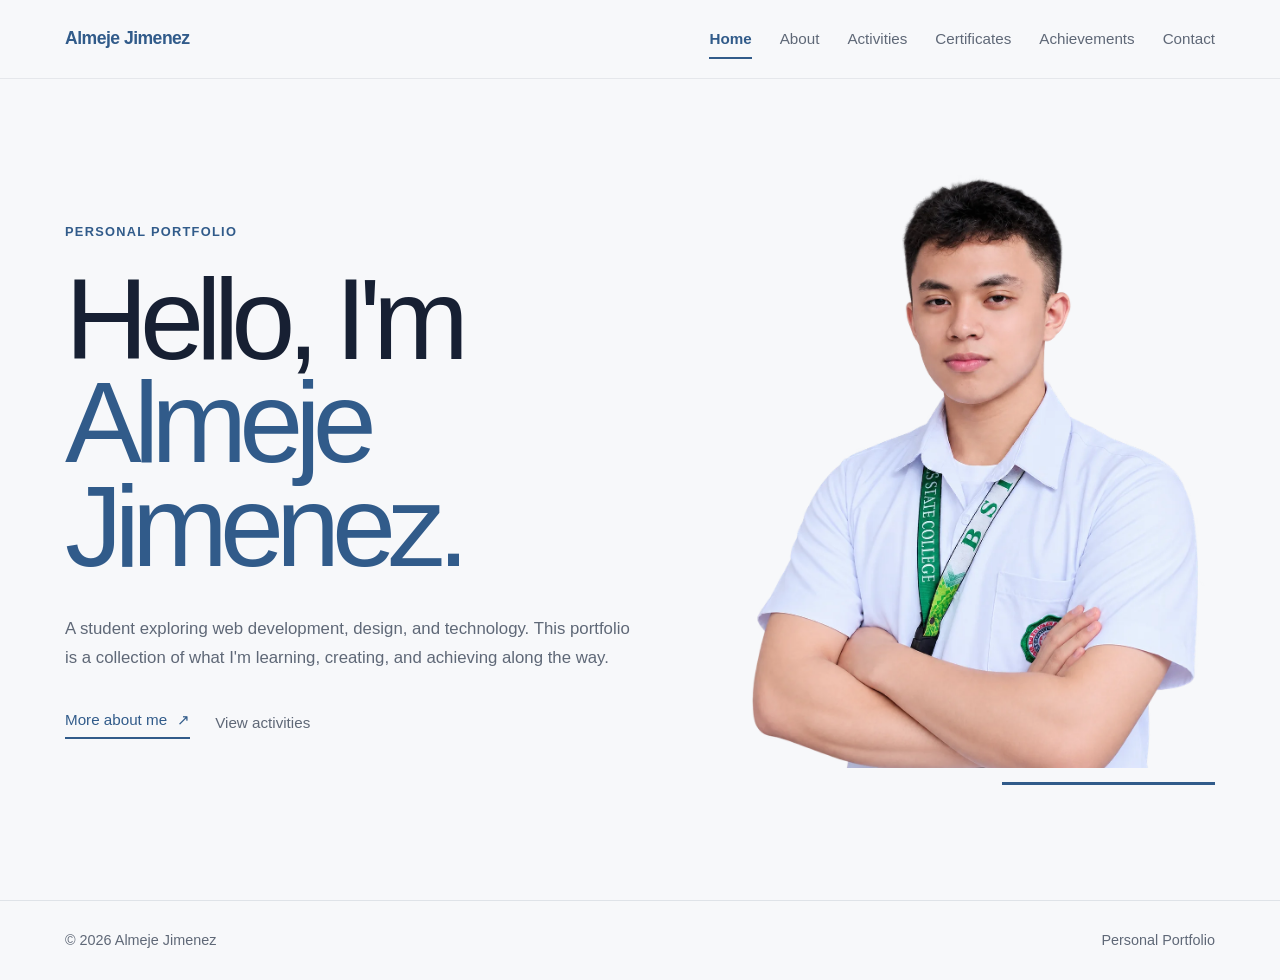
<file: index.html>
<!doctype html>
<html lang="en">
  <head>
    <meta charset="UTF-8" />

    <meta name="viewport" content="width=device-width, initial-scale=1.0" />

    <meta name="description" content="Personal portfolio of Almeje Jimenez" />

    <title>Almeje Jimenez — Portfolio</title>

    <link rel="stylesheet" href="css/style.css" />
  </head>

  <body>
    <!-- =========================
         NAVIGATION
    ========================== -->

    <header class="header">
      <nav class="navbar container">
        <a href="index.html" class="logo"> Almeje Jimenez </a>

        <button
          class="menu-button"
          id="menuButton"
          aria-label="Open navigation"
          aria-expanded="false"
          aria-controls="navLinks"
        >
          <span></span>
          <span></span>
        </button>

        <div class="nav-links" id="navLinks">
          <a href="index.html" class="active"> Home </a>

          <a href="about.html"> About </a>

          <a href="activities.html"> Activities </a>

          <a href="certificates.html"> Certificates </a>

          <a href="achievements.html">Achievements</a>

          <a href="contact.html"> Contact </a>
        </div>
      </nav>
    </header>

    <!-- =========================
         MAIN
    ========================== -->

    <main>
      <section class="home">
        <div class="container home-grid">
          <div class="home-content">
            <p class="small-label">PERSONAL PORTFOLIO</p>

            <h1>
              Hello, I'm
              <span>Almeje Jimenez.</span>
            </h1>

            <p class="intro">
              A student exploring web development, design, and technology. This
              portfolio is a collection of what I'm learning, creating, and
              achieving along the way.
            </p>

            <div class="home-links">
              <a href="about.html" class="primary-link">
                More about me
                <span>↗</span>
              </a>

              <a href="activities.html"> View activities </a>
            </div>
          </div>

          <!-- PROFILE PHOTO -->

          <div class="home-photo">
            <img
              src="images/my_image.webp"
              alt="Almeje Jimenez"
              fetchpriority="high"
              decoding="async"
            />
          </div>
        </div>
      </section>
    </main>

    <!-- =========================
         FOOTER
    ========================== -->

    <footer class="footer">
      <div class="container footer-content">
        <p>
          © <span class="current-year"></span>
          Almeje Jimenez
        </p>

        <p>Personal Portfolio</p>
      </div>
    </footer>

    <script src="js/script.js"></script>
  </body>
</html>
</file>
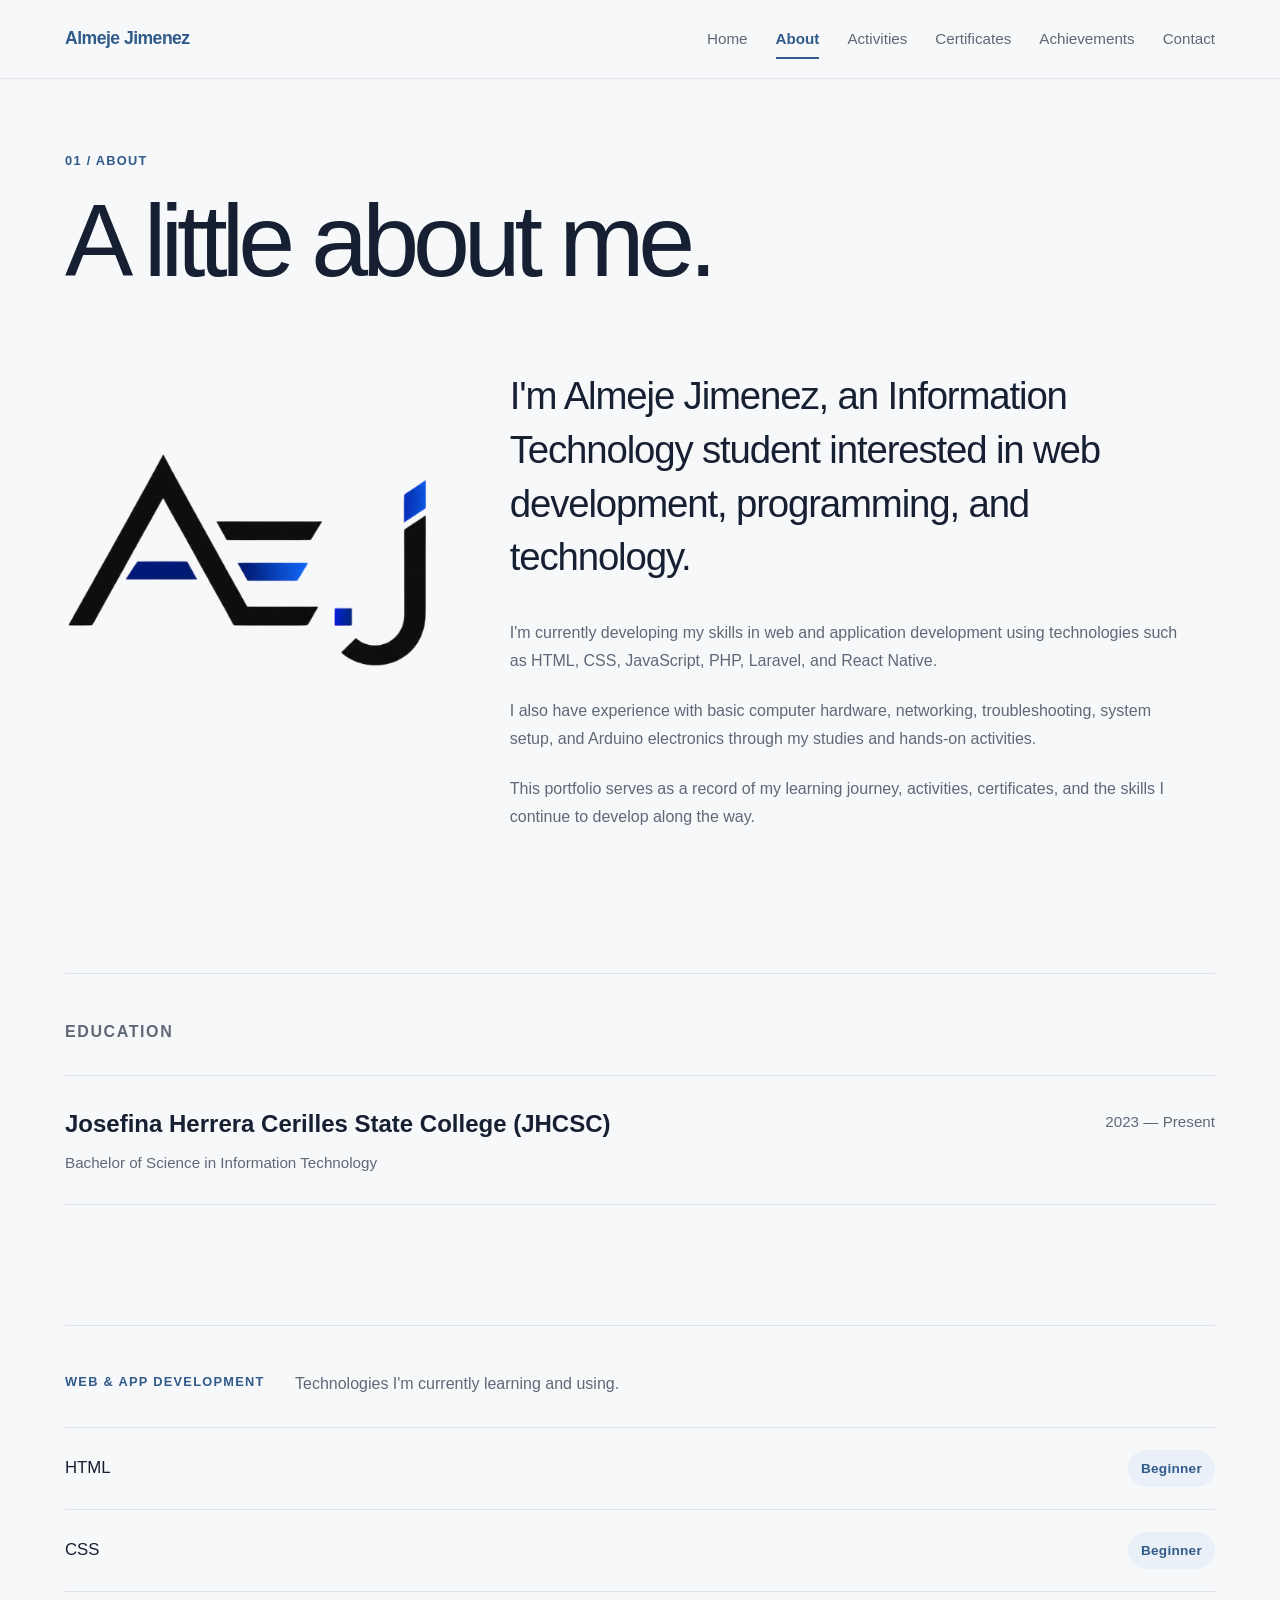
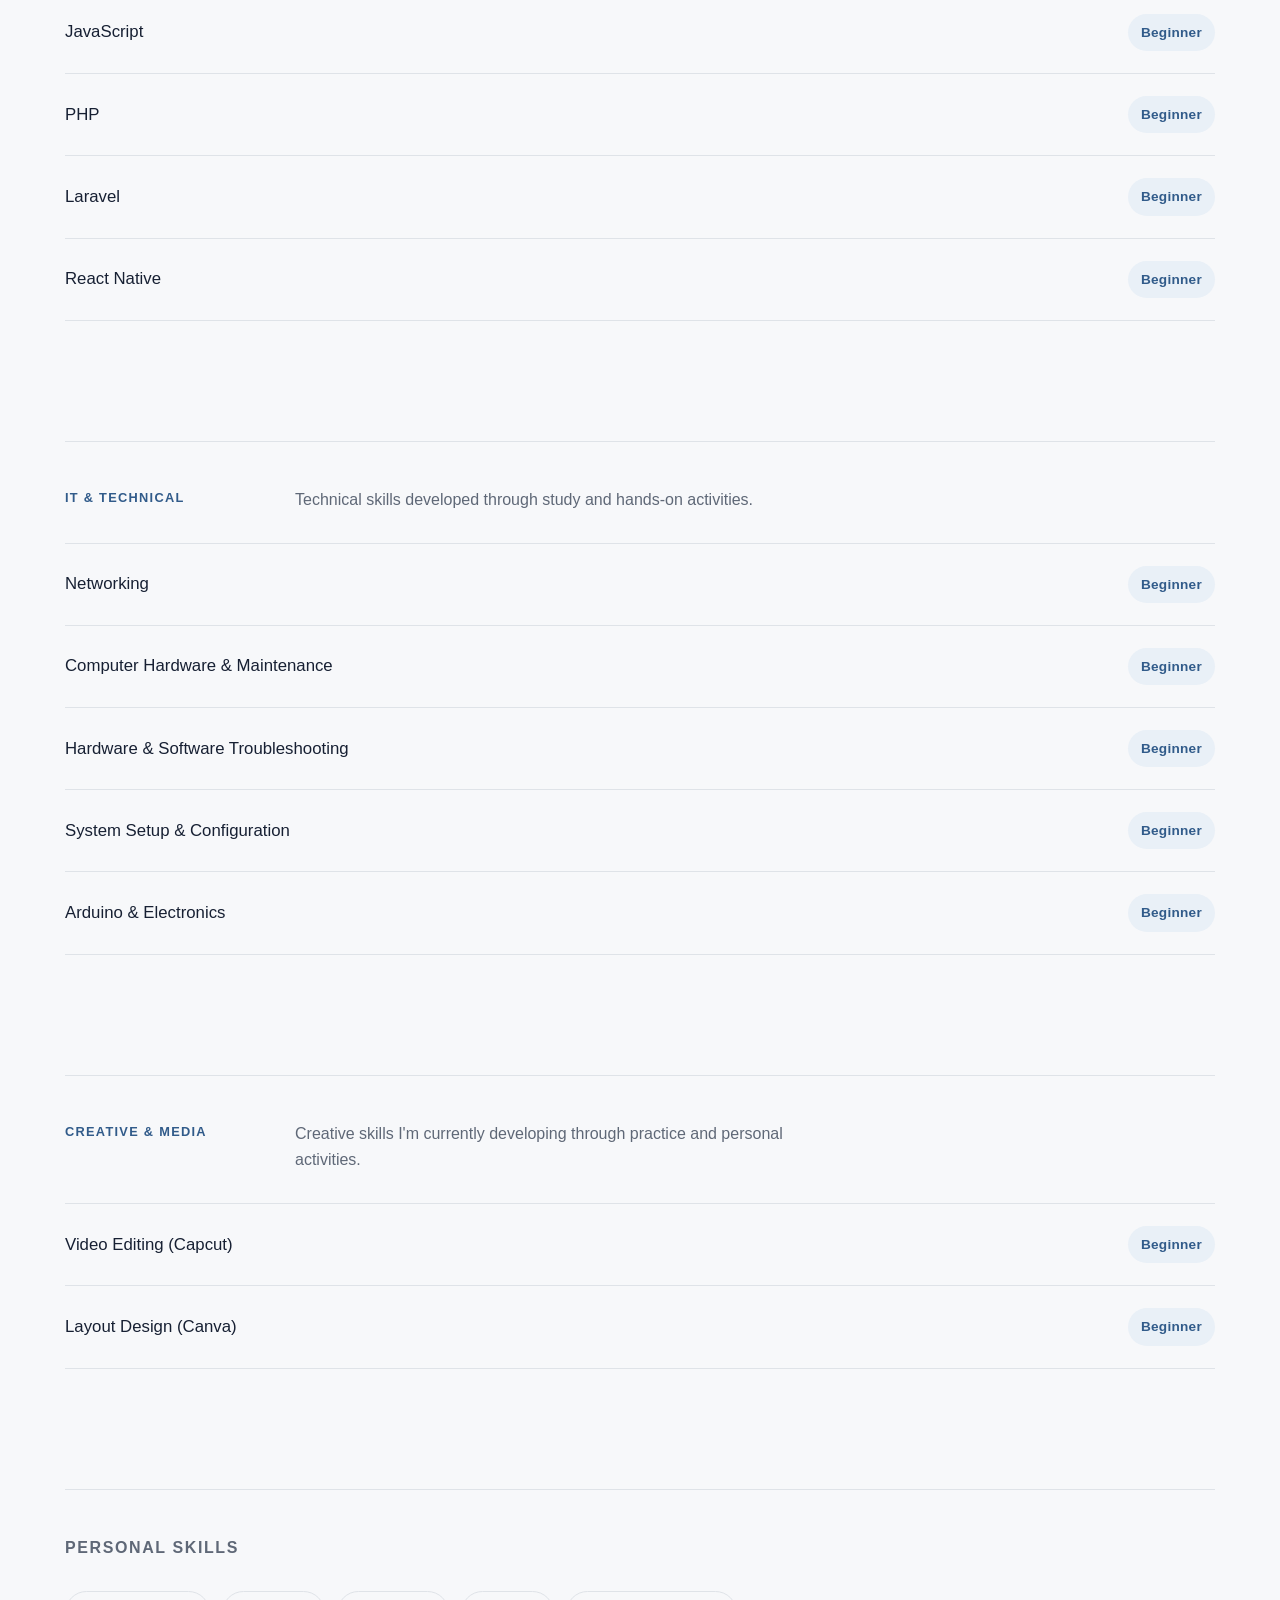
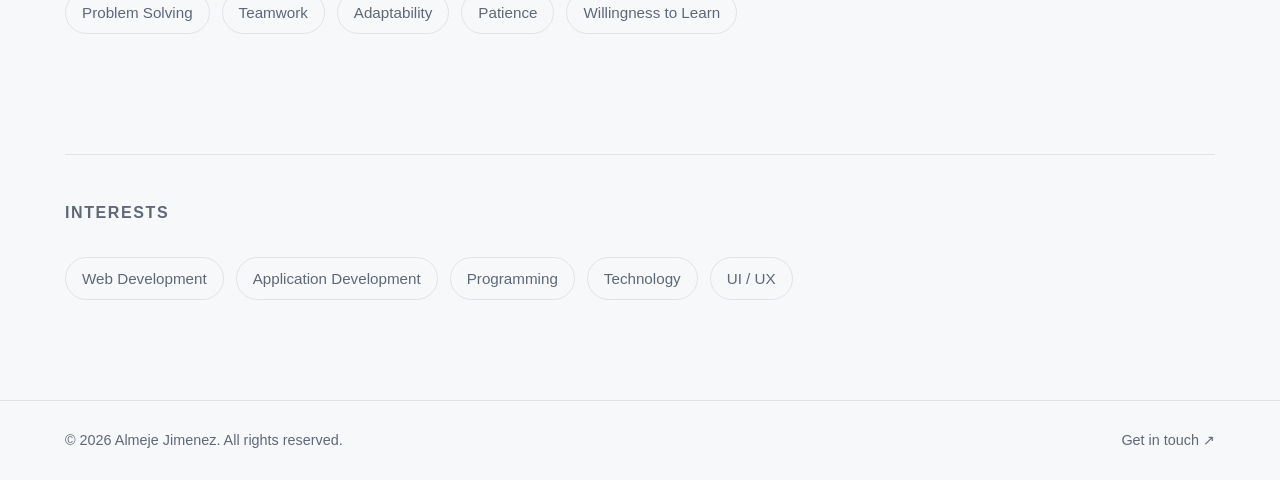
<file: about.html>
<!doctype html>
<html lang="en">
  <head>
    <meta charset="UTF-8" />

    <meta name="viewport" content="width=device-width, initial-scale=1.0" />

    <meta
      name="description"
      content="Learn about Almeje Jimenez, an Information Technology student, including education, technical skills, creative experience, and interests."
    />

    <title>About — Almeje Jimenez</title>

    <link rel="stylesheet" href="css/style.css" />
  </head>

  <body>
    <header class="header">
      <nav class="navbar container">
        <a href="index.html" class="logo"> Almeje Jimenez </a>

        <button
          class="menu-button"
          id="menuButton"
          aria-label="Open navigation"
        >
          <span></span>
          <span></span>
        </button>

        <div class="nav-links" id="navLinks">
          <a href="index.html">Home</a>

          <a href="about.html" class="active">About</a>

          <a href="activities.html">Activities</a>

          <a href="certificates.html">Certificates</a>

          <a href="achievements.html">Achievements</a>

          <a href="contact.html">Contact</a>
        </div>
      </nav>
    </header>

    <main class="page">
      <!-- =========================
           ABOUT
      ========================== -->

      <section class="container">
        <div class="page-heading">
          <p class="small-label">01 / ABOUT</p>

          <h1>A little about me.</h1>
        </div>

        <div class="about-layout">
          <div class="about-photo">
            <img src="images/my_logo.png" alt="Almeje Jimenez" />
          </div>

          <div class="about-text">
            <p class="about-intro">
              I'm Almeje Jimenez, an Information Technology student interested
              in web development, programming, and technology.
            </p>

            <p>
              I'm currently developing my skills in web and application
              development using technologies such as HTML, CSS, JavaScript, PHP,
              Laravel, and React Native.
            </p>

            <p>
              I also have experience with basic computer hardware, networking,
              troubleshooting, system setup, and Arduino electronics through my
              studies and hands-on activities.
            </p>

            <p>
              This portfolio serves as a record of my learning journey,
              activities, certificates, and the skills I continue to develop
              along the way.
            </p>
          </div>
        </div>
      </section>

      <!-- =========================
           EDUCATION
      ========================== -->

      <section class="container content-section">
        <div class="content-title">
          <p class="small-label">EDUCATION</p>
        </div>

        <div class="simple-list">
          <div class="list-row">
            <div>
              <h2>Josefina Herrera Cerilles State College (JHCSC)</h2>

              <p>Bachelor of Science in Information Technology</p>
            </div>

            <span>2023 — Present</span>
          </div>
        </div>
      </section>

      <!-- =========================
           WEB & APP DEVELOPMENT
      ========================== -->

      <section class="container content-section">
        <div class="content-title">
          <p class="small-label">WEB & APP DEVELOPMENT</p>

          <p>Technologies I'm currently learning and using.</p>
        </div>

        <div class="skills-list">
          <div class="skill-row">
            <span>HTML</span>
            <span class="skill-level">Beginner</span>
          </div>

          <div class="skill-row">
            <span>CSS</span>
            <span class="skill-level">Beginner</span>
          </div>

          <div class="skill-row">
            <span>JavaScript</span>
            <span class="skill-level">Beginner</span>
          </div>

          <div class="skill-row">
            <span>PHP</span>
            <span class="skill-level">Beginner</span>
          </div>

          <div class="skill-row">
            <span>Laravel</span>
            <span class="skill-level">Beginner</span>
          </div>

          <div class="skill-row">
            <span>React Native</span>
            <span class="skill-level">Beginner</span>
          </div>
        </div>
      </section>

      <!-- =========================
           IT & TECHNICAL
      ========================== -->

      <section class="container content-section">
        <div class="content-title">
          <p class="small-label">IT & TECHNICAL</p>

          <p>
            Technical skills developed through study and hands-on activities.
          </p>
        </div>

        <div class="skills-list">
          <div class="skill-row">
            <span>Networking</span>
            <span class="skill-level">Beginner</span>
          </div>

          <div class="skill-row">
            <span>Computer Hardware & Maintenance</span>
            <span class="skill-level">Beginner</span>
          </div>

          <div class="skill-row">
            <span>Hardware & Software Troubleshooting</span>
            <span class="skill-level">Beginner</span>
          </div>

          <div class="skill-row">
            <span>System Setup & Configuration</span>
            <span class="skill-level">Beginner</span>
          </div>

          <div class="skill-row">
            <span>Arduino & Electronics</span>
            <span class="skill-level">Beginner</span>
          </div>
        </div>
      </section>

      <!-- =========================
     CREATIVE & MEDIA
========================== -->

      <section class="container content-section">
        <div class="content-title">
          <p class="small-label">CREATIVE & MEDIA</p>

          <p>
            Creative skills I'm currently developing through practice and
            personal activities.
          </p>
        </div>

        <div class="skills-list">
          <!-- <div class="skill-row">
            <span>Photo Editing</span>
            <span class="skill-level">Beginner</span>
          </div> -->

          <div class="skill-row">
            <span>Video Editing (Capcut)</span>
            <span class="skill-level">Beginner</span>
          </div>

          <div class="skill-row">
            <span>Layout Design (Canva)</span>
            <span class="skill-level">Beginner</span>
          </div>

          <!-- <div class="skill-row">
            <span>Videography</span>
            <span class="skill-level">Beginner</span>
          </div> -->
        </div>
      </section>
      <!-- =========================
           PERSONAL SKILLS
      ========================== -->

      <section class="container content-section">
        <div class="content-title">
          <p class="small-label">PERSONAL SKILLS</p>
        </div>

        <div class="interest-list">
          <span>Problem Solving</span>

          <span>Teamwork</span>

          <span>Adaptability</span>

          <span>Patience</span>

          <span>Willingness to Learn</span>
        </div>
      </section>

      <!-- =========================
           INTERESTS
      ========================== -->

      <section class="container content-section">
        <div class="content-title">
          <p class="small-label">INTERESTS</p>
        </div>

        <div class="interest-list">
          <span>Web Development</span>

          <span>Application Development</span>

          <span>Programming</span>

          <span>Technology</span>

          <span>UI / UX</span>
        </div>
      </section>
    </main>

    <!-- =========================
         FOOTER
    ========================== -->

    <footer class="footer">
      <div class="container footer-content">
        <p>
          © <span class="current-year"></span>
          Almeje Jimenez. All rights reserved.
        </p>

        <a href="contact.html"> Get in touch ↗ </a>
      </div>
    </footer>

    <script src="js/script.js"></script>
  </body>
</html>
</file>
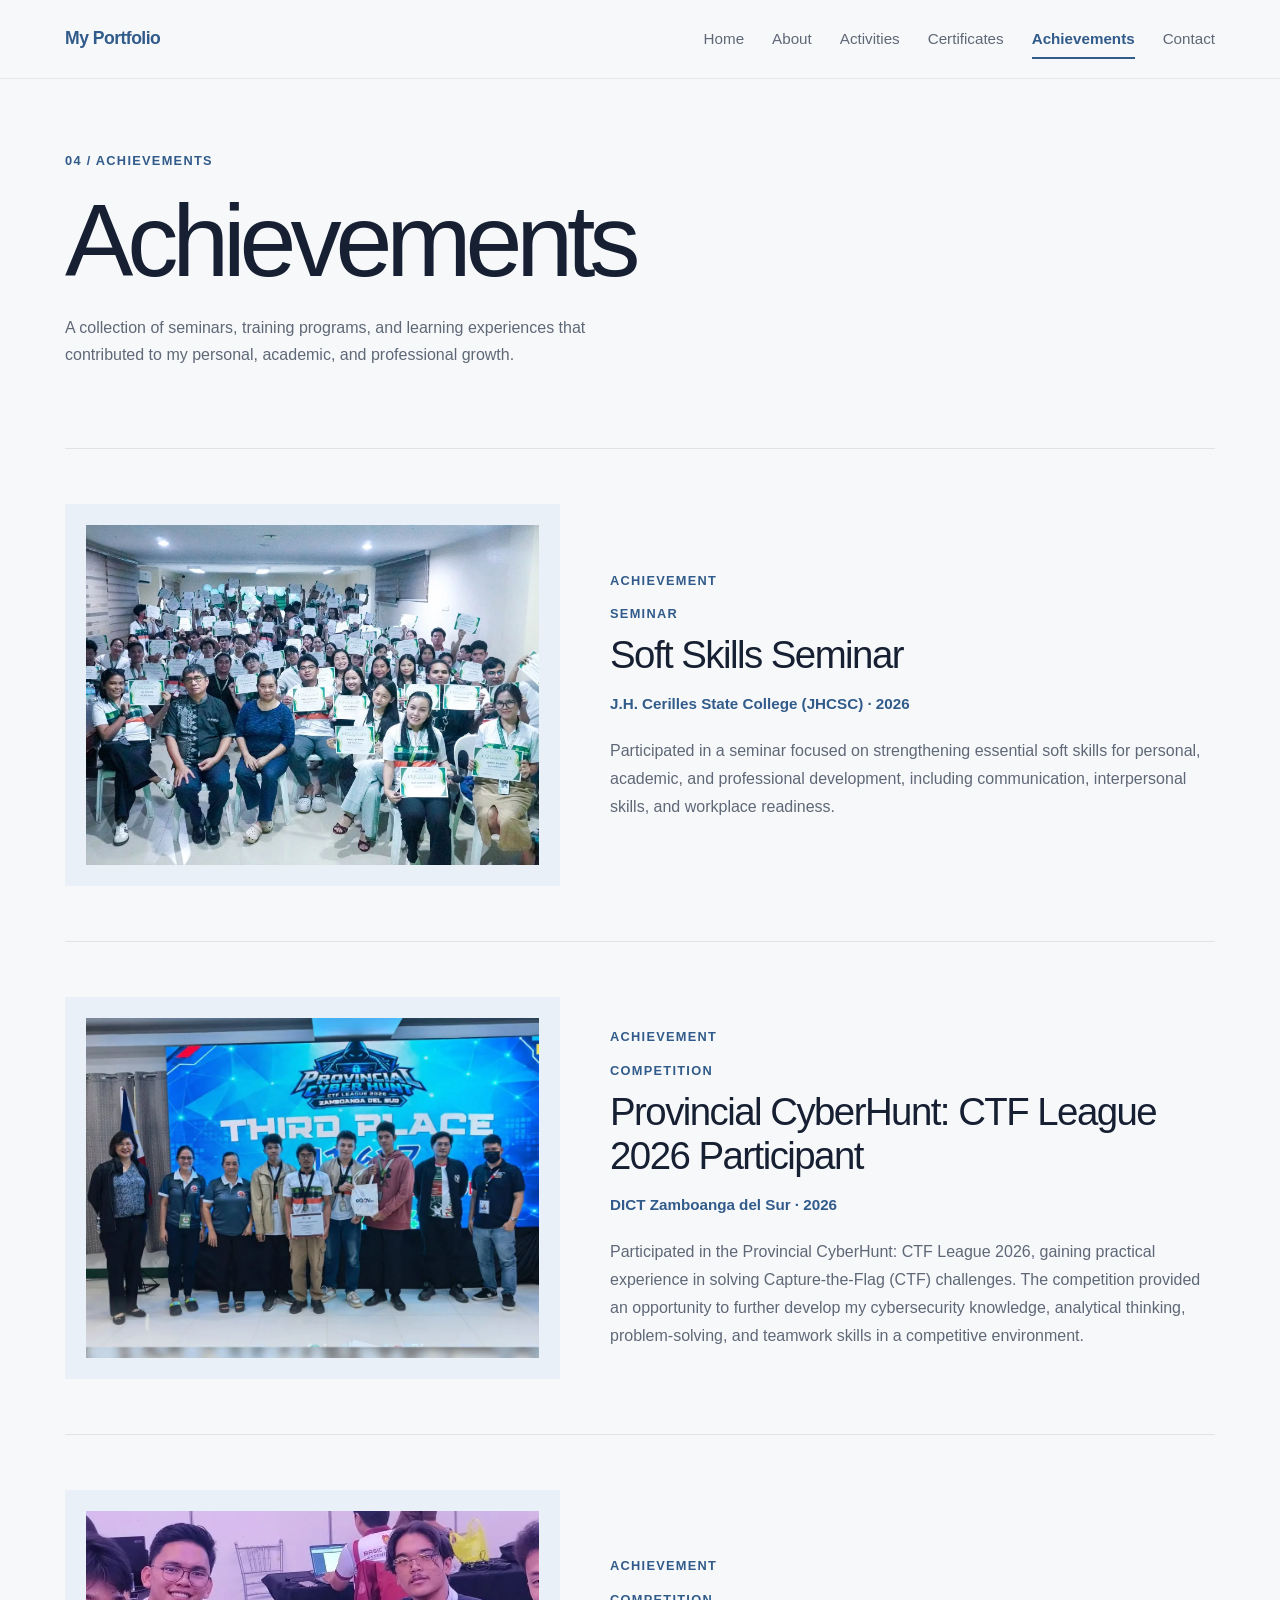
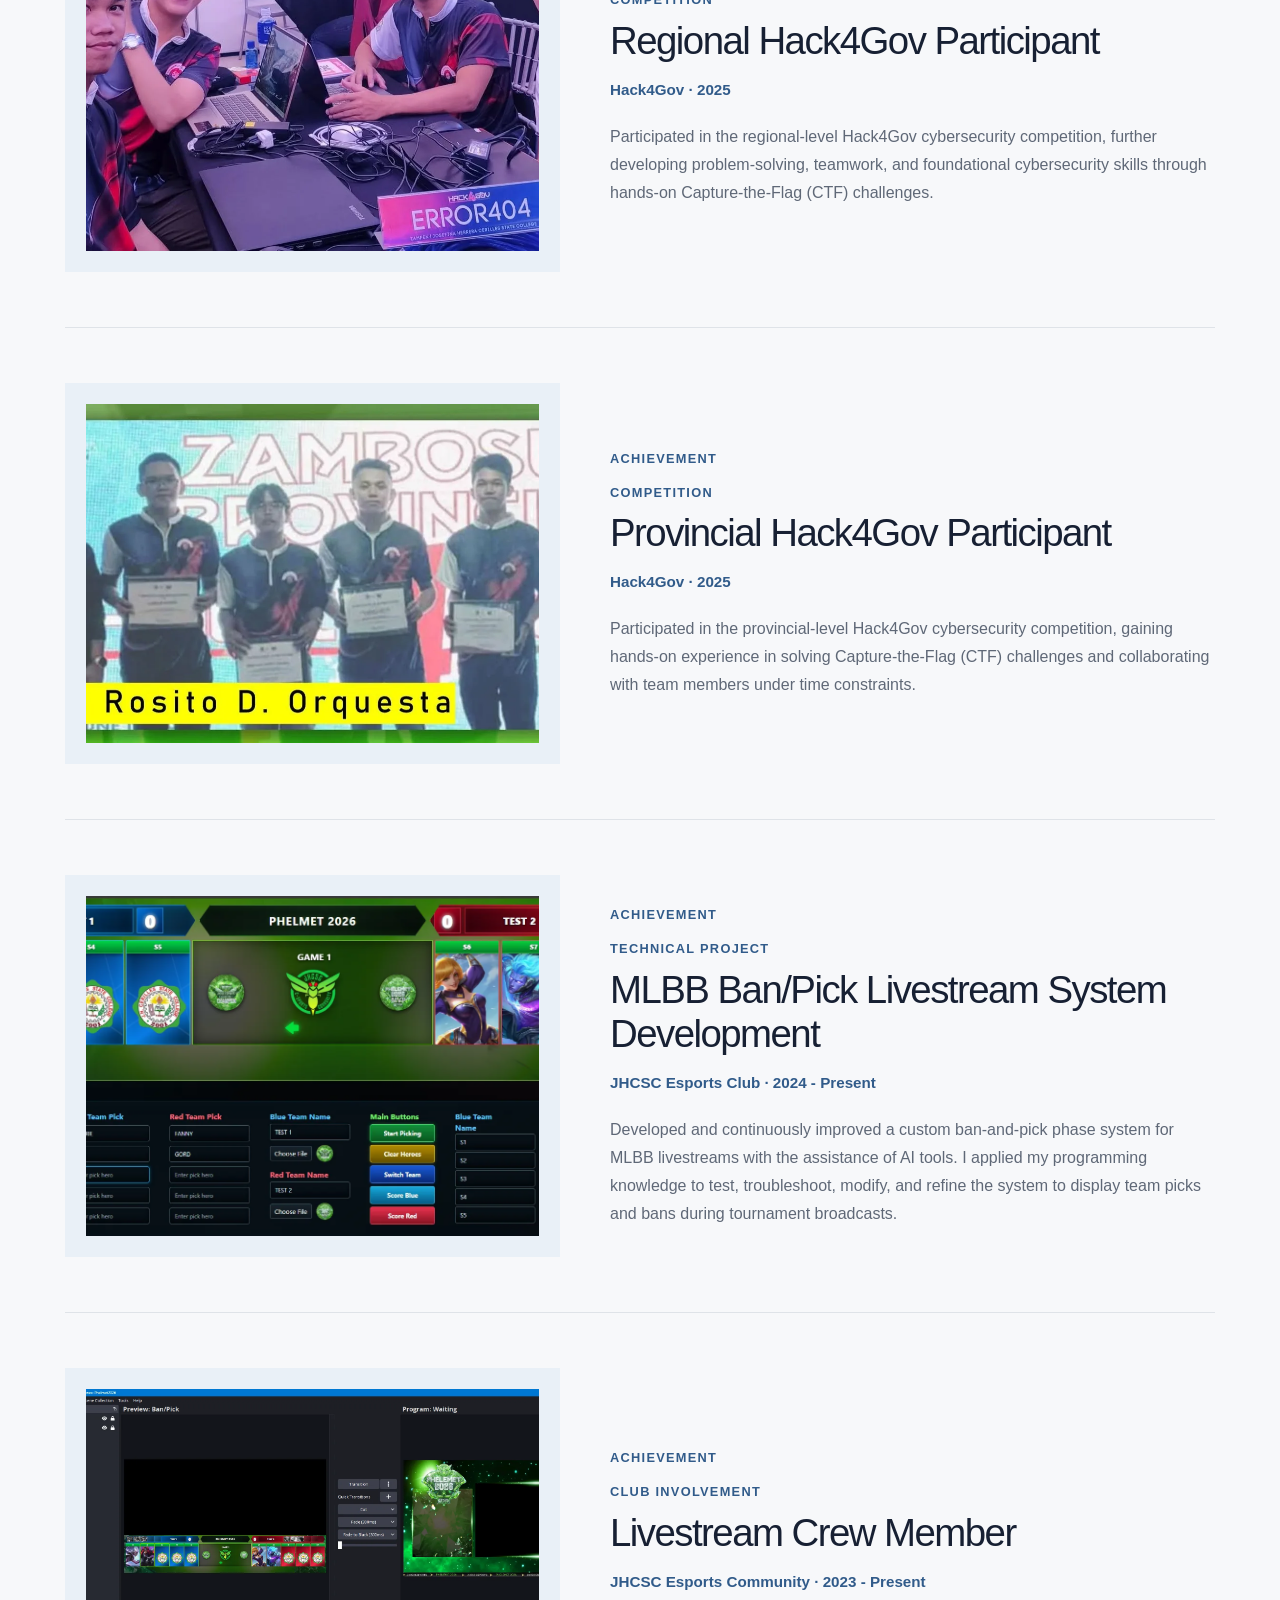
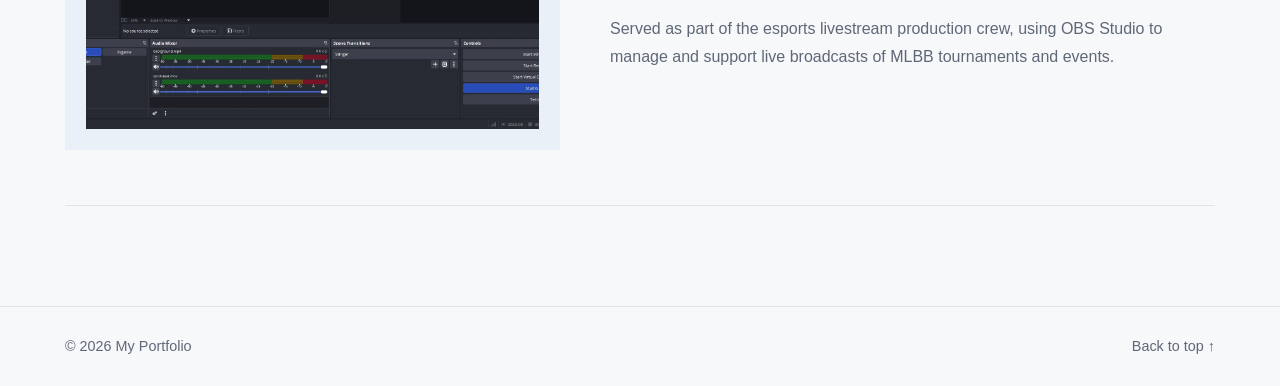
<file: achievements.html>
<!DOCTYPE html>
<html lang="en">
<head>
  <meta charset="UTF-8">
  <meta name="viewport" content="width=device-width, initial-scale=1.0">
  <meta name="description" content="Achievements, seminars, training, and professional development portfolio.">
  <title>Achievements | Portfolio</title>

  <!-- Uses the same stylesheet as the rest of the portfolio -->
  <link rel="stylesheet" href="css/style.css">

  <!-- Page-specific styles built from the same variables/design language -->
  <style>
    .achievements-page {
      background: var(--background);
    }

    .achievement-list {
      border-top: 1px solid var(--line);
    }

    .achievement {
      display: grid;
      grid-template-columns: minmax(280px, 0.9fr) minmax(0, 1.1fr);
      gap: 50px;
      padding: 55px 0;
      align-items: center;
      border-bottom: 1px solid var(--line);
    }

    .achievement-image {
      display: block;
      padding: 20px;
      overflow: hidden;
      background: var(--primary-light);
      border: 1px solid transparent;
      transition:
        border-color var(--transition),
        background var(--transition);
    }

    .achievement-image:hover {
      background: #edf3f9;
      border-color: #cad8e6;
    }

    .achievement-image img {
      width: 100%;
      aspect-ratio: 4 / 3;
      object-fit: cover;
      transition: transform 0.4s ease;
    }

    .achievement-image:hover img {
      transform: scale(1.02);
    }

    .achievement-number {
      margin-bottom: 12px;
      color: var(--primary);
      font-size: 0.8rem;
      font-weight: 700;
      letter-spacing: 0.1em;
      text-transform: uppercase;
    }

    .achievement-details h2 {
      margin-top: 8px;
      color: var(--text);
      font-size: clamp(1.7rem, 3vw, 2.5rem);
      font-weight: 500;
      line-height: 1.15;
      letter-spacing: -0.04em;
    }

    .achievement-meta {
      margin-top: 14px;
      color: var(--primary);
      font-size: 0.95rem;
      font-weight: 600;
    }

    .achievement-description {
      max-width: 620px;
      margin-top: 20px;
      color: var(--muted);
      font-size: 1rem;
      line-height: 1.75;
    }

    .achievement-actions {
      display: flex;
      align-items: center;
      flex-wrap: wrap;
      gap: 18px;
      margin-top: 26px;
    }

    .achievement-actions .text-link {
      display: inline-flex;
      align-items: center;
      min-height: 42px;
      padding: 8px 2px;
      color: var(--primary);
      border-bottom: 2px solid var(--primary);
      font-size: 0.9rem;
      font-weight: 600;
      transition:
        color var(--transition),
        border-color var(--transition);
    }

    .achievement-actions .text-link:hover {
      color: var(--primary-dark);
      border-color: var(--primary-dark);
    }

    .photo-note {
      margin-top: 10px;
      color: var(--muted);
      font-size: 0.82rem;
      line-height: 1.5;
    }

    @media (max-width: 850px) {
      .achievement {
        grid-template-columns: 1fr;
        gap: 30px;
      }

      .achievement-image {
        max-width: 650px;
      }
    }

    @media (max-width: 650px) {
      .achievement {
        padding: 40px 0;
        gap: 25px;
      }

      .achievement-image {
        padding: 14px;
      }

      .achievement-details h2 {
        font-size: clamp(1.6rem, 8vw, 2.2rem);
      }
    }
  </style>
</head>

<body class="achievements-page">

  <!-- NAVIGATION -->
  <header class="header">
    <div class="container navbar">
      <!-- Replace with the same name/logo used on your other pages -->
      <a href="index.html" class="logo">My Portfolio</a>

      <button
        class="menu-button"
        type="button"
        aria-label="Open navigation menu"
        aria-expanded="false"
        aria-controls="main-navigation"
      >
        <span></span>
        <span></span>
      </button>

      <!-- Edit filenames below if your existing pages use different names -->
      <nav class="nav-links" id="main-navigation" aria-label="Main navigation">
        <a href="index.html">Home</a>
        <a href="about.html">About</a>
        <a href="activities.html">Activities</a>
        <a href="certificates.html">Certificates</a>
        <a href="achievements.html" class="active" aria-current="page">Achievements</a>
        <a href="contact.html">Contact</a>
      </nav>
    </div>
  </header>

  <main class="page">
    <div class="container">

      <!-- PAGE HEADING -->
      <section class="page-heading">
        <p class="small-label">04 / ACHIEVEMENTS</p>
        <h1>Achievements</h1>
        <p>
          A collection of seminars, training programs, and learning experiences
          that contributed to my personal, academic, and professional growth.
        </p>
      </section>

      <section class="achievement-list" aria-label="Achievements">

        <!-- =====================================================
             ACHIEVEMENT 06 — SOFT SKILLS SEMINAR
             Replace the image src with your seminar photo.
             Example:
             src="images/soft-skills-seminar.jpg"
             ===================================================== -->
        <article class="achievement">
          <div>
            <a
              href="images/achievement1.jpg"
              target="_blank"
              class="achievement-image"
              aria-label="View Soft Skills Seminar photo"
            >
              <img
                src="images/achievement1.webp"
                 alt="Photo taken during the Soft Skills Seminar"
                 decoding="async" loading="eager"
              >
            </a>
          </div>

          <div class="achievement-details">
            <p class="achievement-number">Achievement</p>
            <p class="small-label">Seminar</p>

            <h2>Soft Skills Seminar</h2>

            <p class="achievement-meta">
              J.H. Cerilles State College (JHCSC) · 2026
            </p>

            <p class="achievement-description">
              Participated in a seminar focused on strengthening essential
              soft skills for personal, academic, and professional development,
              including communication, interpersonal skills, and workplace readiness.
            </p>
          </div>
        </article>

            <!-- =====================================================
             ACHIEVEMENT 05 — TEMPLATE
             Duplicate this entire <article> for another seminar.
             ===================================================== -->
        <article class="achievement">
          <div>
            <a
              href="images/ProvincialH5G.jpg"
              target="_blank"
              class="achievement-image"
              aria-label="View achievement photo"
            >
              <img
                src="images/ProvincialH5G.webp"
                 alt="Photo from seminar or training activity"
                 decoding="async" loading="lazy"
              >
            </a>
          </div>

          <div class="achievement-details">
            <p class="achievement-number">Achievement</p>
            <p class="small-label">Competition</p>

            <h2>Provincial CyberHunt: CTF League 2026 Participant</h2>

            <p class="achievement-meta">
              DICT Zamboanga del Sur · 2026
            </p>

            <p class="achievement-description">
                Participated in the Provincial CyberHunt: CTF League 2026,
              gaining practical experience in solving Capture-the-Flag (CTF)
              challenges. The competition provided an opportunity to further
              develop my cybersecurity knowledge, analytical thinking,
              problem-solving, and teamwork skills in a competitive environment.
            </p>
          </div>
        </article>

                <!-- =====================================================
             ACHIEVEMENT 04 — TEMPLATE
             Duplicate this entire <article> for another seminar.
             ===================================================== -->
        <article class="achievement">
          <div>
            <a
              href="images/regional.jpg"
              target="_blank"
              class="achievement-image"
              aria-label="View achievement photo"
            >
              <img
                src="images/regional.webp"
                 alt="Photo from seminar or training activity"
                 decoding="async" loading="lazy"
              >
            </a>
          </div>

          <div class="achievement-details">
            <p class="achievement-number">Achievement</p>
            <p class="small-label">Competition</p>

            <h2>Regional Hack4Gov Participant</h2>

            <p class="achievement-meta">
              Hack4Gov · 2025
            </p>

            <p class="achievement-description">
                  Participated in the regional-level Hack4Gov cybersecurity competition,
                  further developing problem-solving, teamwork, and foundational
                  cybersecurity skills through hands-on Capture-the-Flag (CTF)
                  challenges.
            </p>
          </div>
        </article>
        
          <!-- =====================================================
             ACHIEVEMENT 03 — TEMPLATE
             Duplicate this entire <article> for another seminar.
             ===================================================== -->
        <article class="achievement">
          <div>
            <a
              href="images/provincial.jpg"
              target="_blank"
              class="achievement-image"
              aria-label="View achievement photo"
            >
              <img
                src="images/provincial.webp"
                 alt="Photo from seminar or training activity"
                 decoding="async" loading="lazy"
              >
            </a>
          </div>

          <div class="achievement-details">
            <p class="achievement-number">Achievement</p>
            <p class="small-label">Competition</p>

            <h2>Provincial Hack4Gov Participant</h2>

            <p class="achievement-meta">
              Hack4Gov · 2025
            </p>

            <p class="achievement-description">
                  Participated in the provincial-level Hack4Gov cybersecurity competition,
                  gaining hands-on experience in solving Capture-the-Flag (CTF) challenges
                  and collaborating with team members under time constraints.
            </p>
          </div>
        </article>

        <!-- =====================================================
             ACHIEVEMENT 02 — TEMPLATE
             ===================================================== -->
        <article class="achievement">
          <div>
            <a
              href="images/esports.png"
              target="_blank"
              class="achievement-image"
              aria-label="View achievement photo"
            >
              <img
                src="images/esports.webp"
                 alt="Photo from seminar or training activity"
                 decoding="async" loading="lazy"
              >
            </a>
          </div>

          <div class="achievement-details">
            <p class="achievement-number">Achievement</p>
            <p class="small-label">Technical Project</p>

            <h2>MLBB Ban/Pick Livestream System Development</h2>

            <p class="achievement-meta">
              JHCSC Esports Club · 2024 - Present
            </p>

            <p class="achievement-description">
            Developed and continuously improved a custom ban-and-pick phase system for MLBB livestreams with the assistance of AI tools.
            I applied my programming knowledge to test, troubleshoot, modify, and refine the system to display team picks and bans during tournament broadcasts.
            </p>
          </div>
        </article>

        <!-- =====================================================
             ACHIEVEMENT 01 — TEMPLATE
             Duplicate this entire <article> for another seminar.
             ===================================================== -->
        <article class="achievement">
          <div>
            <a
              href="images/obs.png"
              target="_blank"
              class="achievement-image"
              aria-label="View achievement photo"
            >
              <img
                src="images/obs.webp"
                 alt="Photo from seminar or training activity"
                 decoding="async" loading="lazy"
              >
            </a>
          </div>

          <div class="achievement-details">
            <p class="achievement-number">Achievement</p>
            <p class="small-label">Club Involvement</p>

            <h2>Livestream Crew Member</h2>

            <p class="achievement-meta">
              JHCSC Esports Community · 2023 - Present
            </p>

            <p class="achievement-description">
              Served as part of the esports livestream production crew, using OBS Studio to manage and support live broadcasts of MLBB tournaments and events. 
            </p>
          </div>
        </article>
        
      </section>
    </div>
  </main>

  <!-- FOOTER -->
  <footer class="footer">
    <div class="container footer-content">
      <p>&copy; 2026 My Portfolio</p>
      <a href="#top" onclick="window.scrollTo({top: 0, behavior: 'smooth'}); return false;">
        Back to top ↑
      </a>
    </div>
  </footer>

  <!-- MOBILE NAVIGATION -->
  <script>
    const menuButton = document.querySelector(".menu-button");
    const navLinks = document.querySelector(".nav-links");

    if (menuButton && navLinks) {
      menuButton.addEventListener("click", () => {
        const isOpen = navLinks.classList.toggle("active");
        menuButton.classList.toggle("active", isOpen);
        menuButton.setAttribute("aria-expanded", isOpen ? "true" : "false");
      });

      navLinks.querySelectorAll("a").forEach((link) => {
        link.addEventListener("click", () => {
          navLinks.classList.remove("active");
          menuButton.classList.remove("active");
          menuButton.setAttribute("aria-expanded", "false");
        });
      });
    }
  </script>

</body>
</html>
</file>
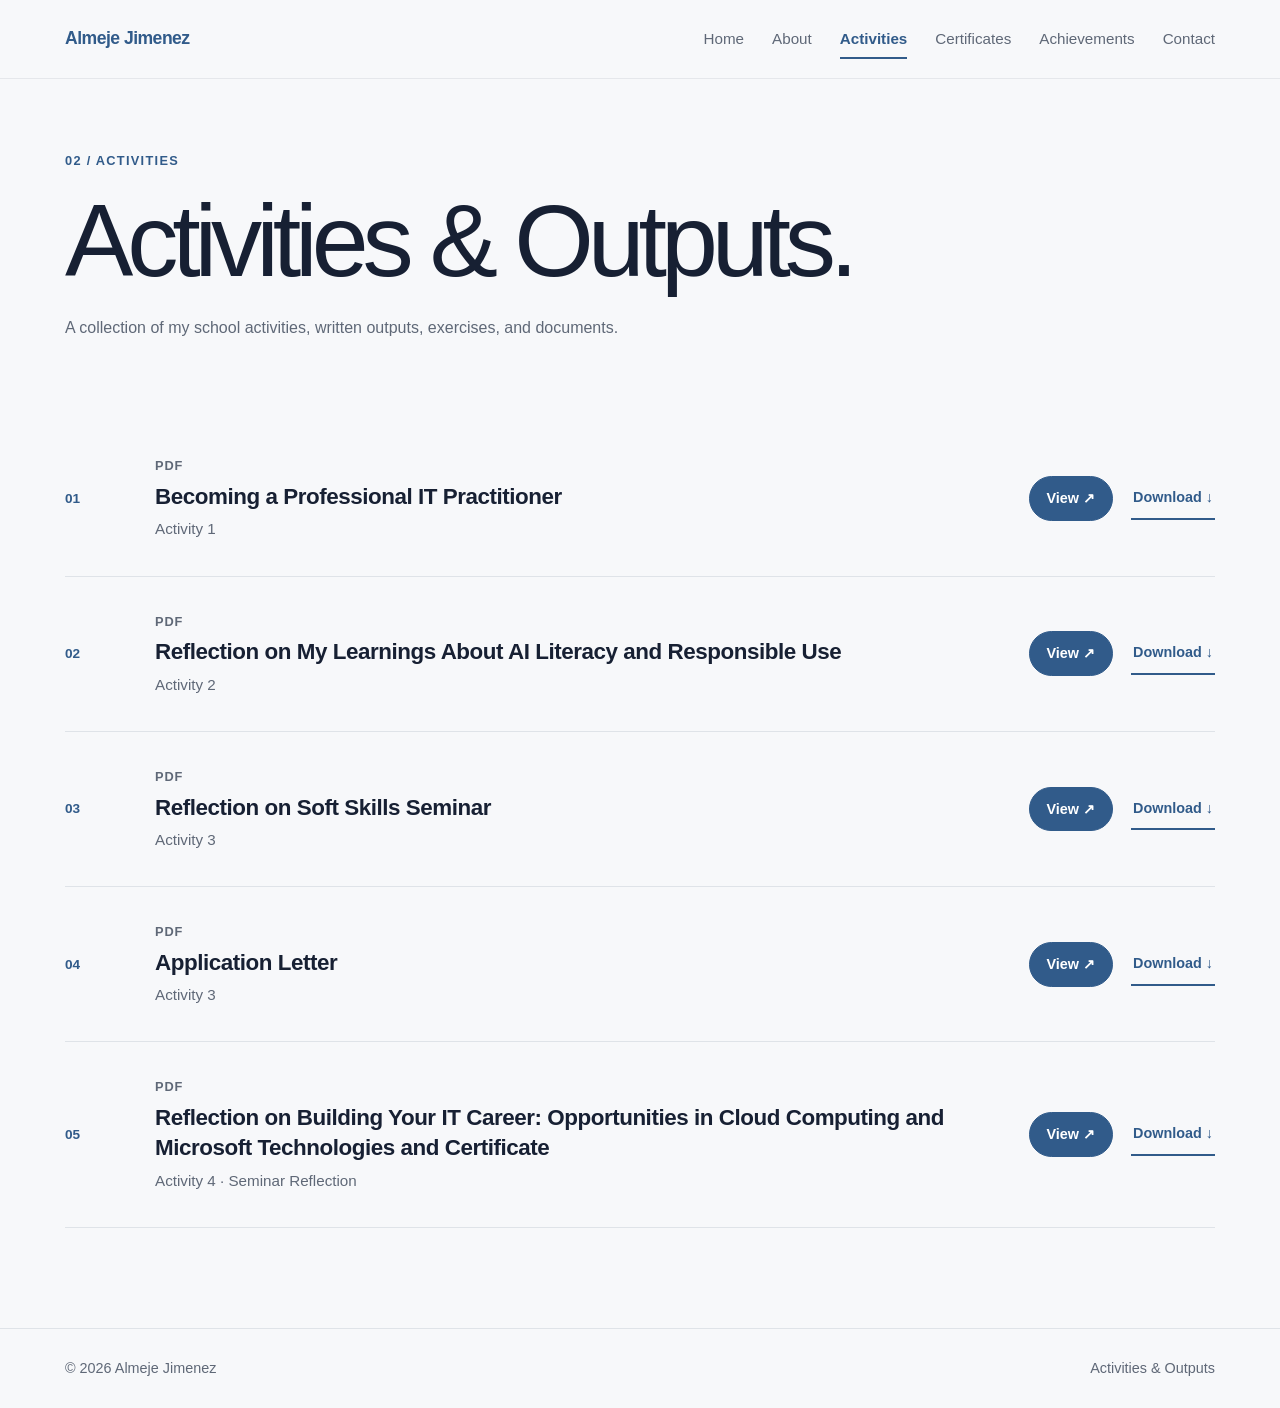
<file: activities.html>
<!doctype html>
<html lang="en">
  <head>
    <meta charset="UTF-8" />

    <meta name="viewport" content="width=device-width, initial-scale=1.0" />

    <meta name="description" content="Explore Almeje Jimenez’s school activities, reflections, assignments, and downloadable academic documents." />

    <title>Activities — Almeje Jimenez</title>

    <link rel="stylesheet" href="css/style.css" />
  </head>

  <body>
    <header class="header">
      <nav class="navbar container">
        <a href="index.html" class="logo"> Almeje Jimenez </a>

        <button
          class="menu-button"
          id="menuButton"
          aria-label="Open navigation"
        >
          <span></span>
          <span></span>
        </button>

        <div class="nav-links" id="navLinks">
          <a href="index.html"> Home </a>

          <a href="about.html"> About </a>

          <a href="activities.html" class="active"> Activities </a>

          <a href="certificates.html"> Certificates </a>

			<a href="achievements.html">Achievements</a>

          <a href="contact.html"> Contact </a>
        </div>
      </nav>
    </header>

    <main class="page">
      <section class="container">
        <div class="page-heading">
          <p class="small-label">02 / ACTIVITIES</p>

          <h1>Activities & Outputs.</h1>

          <p>
            A collection of my school activities, written outputs, exercises,
            and documents.
          </p>
        </div>

        <!-- =========================
                 ACTIVITY LIST
            ========================== -->

          <!-- ACTIVITY 01 -->

          <article class="document-row">
            <div class="document-number">01</div>

            <div class="document-info">
              <p class="document-type">PDF</p>

              <h2>Becoming a Professional IT Practitioner</h2>

              <p>Activity 1</p>
            </div>

			<div class="document-actions">

				<!-- VIEW PDF -->
				<a
					href="https://drive.google.com/file/d/1FmZ0CRQyAv2jTVRKrIquzjN_ZZjs7nIZ/view"
					target="_blank"
					rel="noopener noreferrer"
					class="view-link"
				>
					View ↗
				</a>

				<!-- DOWNLOAD PDF -->
				<a
					href="https://drive.google.com/uc?export=download&id=1FmZ0CRQyAv2jTVRKrIquzjN_ZZjs7nIZ"
					class="download-link"
				>
					Download ↓
				</a>

			</div>
          </article>

		  <!-- ACTIVITY 02 -->

			<article class="document-row">

				<div class="document-number">
					02
				</div>

				<div class="document-info">

					<p class="document-type">
						PDF
					</p>

					<h2>
						Reflection on My Learnings About AI Literacy and Responsible Use 
					</h2>

					<p>
						Activity 2
					</p>

				</div>

				<div class="document-actions">

					<!-- VIEW PDF -->
					<a
						href="https://drive.google.com/file/d/1NFBX_3IooRS5SEmdH-PF1i5f0hjgSQfm/view"
						target="_blank"
						rel="noopener noreferrer"
						class="view-link"
					>
						View ↗
					</a>

					<!-- DOWNLOAD PDF -->
					<a
						href="https://drive.google.com/uc?export=download&id=1NFBX_3IooRS5SEmdH-PF1i5f0hjgSQfm"
						class="download-link"
					>
						Download ↓
					</a>

				</div>

			</article>

		  <!-- ACTIVITY 03 -->
			<article class="document-row">
			
			    <div class="document-number">
			        03
			    </div>
			
			    <div class="document-info">
			
			        <p class="document-type">
			            PDF
			        </p>
			
			        <h2>
			            Reflection on Soft Skills Seminar
			        </h2>
			
			        <p>
			            Activity 3
			        </p>
			
			    </div>
			
			    <div class="document-actions">
			
			        <!-- VIEW PDF -->
			        <a
			            href="https://drive.google.com/file/d/1I65Mf-Ln28CEDWPyXA03V-HdTlI5Vjm2/view"
			            target="_blank"
			            rel="noopener noreferrer"
			            class="view-link"
			        >
			            View ↗
			        </a>
			
			        <!-- DOWNLOAD PDF -->
			        <a
			            href="https://drive.google.com/uc?export=download&id=1I65Mf-Ln28CEDWPyXA03V-HdTlI5Vjm2"
			            class="download-link"
			        >
			            Download ↓
			        </a>
			
			    </div>
			
			</article>

		  <!-- ACTIVITY 03 -->
		<article class="document-row">
		
		    <div class="document-number">
		        04
		    </div>
		
		    <div class="document-info">
		
		        <p class="document-type">
		            PDF
		        </p>
		
		        <h2>
		            Application Letter
		        </h2>
		
		        <p>
		            Activity 3
		        </p>
		
		    </div>
		
		    <div class="document-actions">
		
		        <!-- VIEW PDF -->
		        <a
		            href="https://drive.google.com/file/d/1C1r-jHLD7sLPJO2ycifwSIwkzdS9F_Al/view"
		            target="_blank"
		            rel="noopener noreferrer"
		            class="view-link"
		        >
		            View ↗
		        </a>
		
		        <!-- DOWNLOAD PDF -->
		        <a
		            href="https://drive.google.com/uc?export=download&id=1C1r-jHLD7sLPJO2ycifwSIwkzdS9F_Al"
		            class="download-link"
		        >
		            Download ↓
		        </a>
		
		    </div>
		
		</article>

		  
<!-- ACTIVITY 04 -->
<article class="document-row">

    <div class="document-number">
        05
    </div>

    <div class="document-info">

        <p class="document-type">
            PDF
        </p>

        <h2>
            Reflection on Building Your IT Career:
            Opportunities in Cloud Computing
            and Microsoft Technologies and Certificate
        </h2>

        <p>
            Activity 4 · Seminar Reflection
        </p>

    </div>

    <div class="document-actions">

        <!-- VIEW PDF -->
        <a
            href="https://drive.google.com/file/d/191qg1x_HIsIAijxzeEkfGQvWzkKKotAC/view"
            target="_blank"
            rel="noopener noreferrer"
            class="view-link"
        >
            View ↗
        </a>

        <!-- DOWNLOAD PDF -->
        <a
            href="https://drive.google.com/uc?export=download&id=191qg1x_HIsIAijxzeEkfGQvWzkKKotAC"
            class="download-link"
        >
            Download ↓
        </a>

    </div>

</article>

          <!-- Copy this template below in adding activities
		   
          <article class="document-row">
            <div class="document-number">01</div>

            <div class="document-info">
              <p class="document-type">DOCX</p>

              <h2>CSS Activity</h2>

              <p>Activity related to my CSS lessons.</p>
            </div>

			<div class="document-actions">
				<a
					href="https://drive.google.com/file/d/FILE_ID/view"
					target="_blank"
					rel="noopener noreferrer"
					class="view-link"
				>
					View ↗
				</a>

				<a
					href="https://drive.google.com/uc?export=download&id=FILE_ID"
					class="download-link"
				>
					Download ↓
				</a>

			</div>
          </article>
                -->
        </div>
      </section>
    </main>

    <footer class="footer">
      <div class="container footer-content">
        <p>
          © <span class="current-year"></span>
          Almeje Jimenez
        </p>

        <p>Activities & Outputs</p>
      </div>
    </footer>

    <script src="js/script.js"></script>
  </body>
</html>
</file>
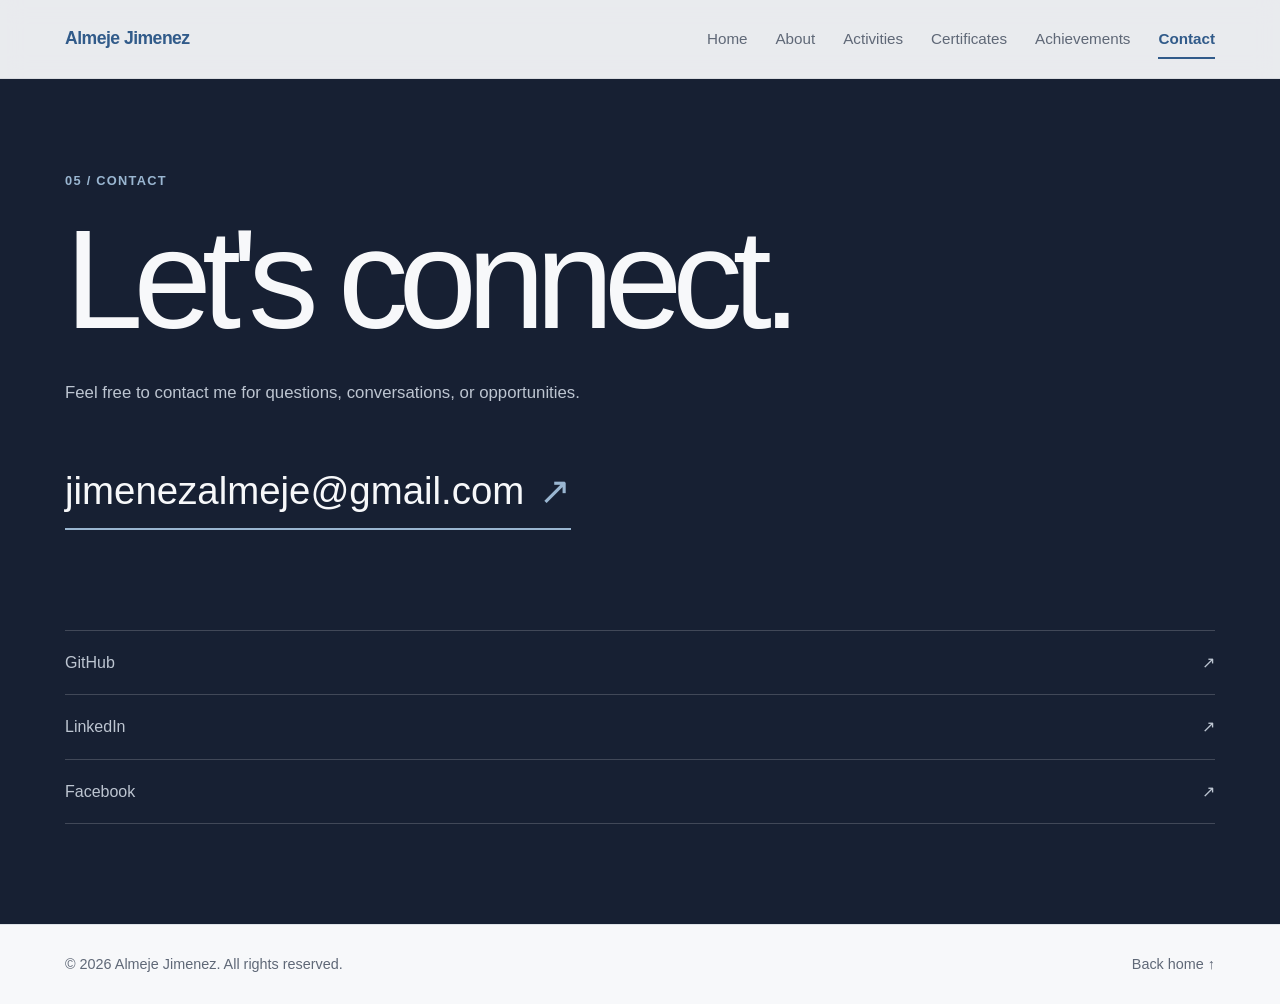
<file: contact.html>
<!doctype html>
<html lang="en">
  <head>
    <meta charset="UTF-8" />

    <meta name="viewport" content="width=device-width, initial-scale=1.0" />

    <meta
      name="description"
      content="Contact Almeje Jimenez through email, GitHub, LinkedIn, or Facebook for questions, conversations, and opportunities."
    />

    <title>Contact — Almeje Jimenez</title>

    <link rel="stylesheet" href="css/style.css" />
  </head>

  <body>
    <header class="header">
      <nav class="navbar container">
        <a href="index.html" class="logo"> Almeje Jimenez </a>

        <button
          class="menu-button"
          id="menuButton"
          aria-label="Open navigation"
        >
          <span></span>
          <span></span>
        </button>

        <div class="nav-links" id="navLinks">
          <a href="index.html"> Home </a>

          <a href="about.html"> About </a>

          <a href="activities.html"> Activities </a>

          <a href="certificates.html"> Certificates </a>

          <a href="achievements.html">Achievements</a>

          <a href="contact.html" class="active"> Contact </a>
        </div>
      </nav>
    </header>

    <main>
      <section class="contact-page">
        <div class="container">
          <p class="small-label">05 / CONTACT</p>

          <h1>Let's connect.</h1>

          <p class="contact-description">
            Feel free to contact me for questions, conversations, or
            opportunities.
          </p>

          <a href="mailto:jimenezalmeje@gmail.com" class="big-email">
            jimenezalmeje@gmail.com
            <span>↗</span>
          </a>

          <div class="contact-links">
            <a
              href="https://github.com/JimAE-N00B"
              target="_blank"
              rel="noopener noreferrer"
            >
              GitHub
              <span>↗</span>
            </a>

            <a
              href="https://linkedin.com/in/almeje-jimenez-842ba0436"
              target="_blank"
              rel="noopener noreferrer"
            >
              LinkedIn
              <span>↗</span>
            </a>

            <a
              href="https://www.facebook.com/profile.php?id=61593631816282"
              target="_blank"
              rel="noopener noreferrer"
            >
              Facebook
              <span>↗</span>
            </a>
          </div>
        </div>
      </section>
    </main>

    <footer class="footer">
      <div class="container footer-content">
        <p>
          © <span class="current-year"></span>
          Almeje Jimenez. All rights reserved.
        </p>

        <a href="index.html"> Back home ↑ </a>
      </div>
    </footer>

    <script src="js/script.js"></script>
  </body>
</html>
</file>
<file: css/style.css>
/* =========================================================
   PERSONAL PORTFOLIO
   Accessible Minimal Navy / Blue Theme
   Mobile Optimized
   ========================================================= */


/* =========================================================
   1. VARIABLES
   ========================================================= */

:root {
  /* Main colors */
  --background: #f7f8fa;
  --surface: #ffffff;

  --text: #172033;
  --muted: #5f6877;

  --line: #dfe3e8;

  /* Brand colors */
  --primary: #315b8a;
  --primary-light: #e9f0f7;
  --primary-dark: #203d5d;

  /* Page colors */
  --activities-bg: #f0f4f8;

  --contact-bg: #172033;
  --contact-text: #f7f8fa;
  --contact-muted: #bdc5d1;
  --contact-accent: #9ab6d1;

  /* Layout */
  --container: 1150px;

  /* Animation */
  --transition: 0.25s ease;
}


/* =========================================================
   2. RESET
   ========================================================= */

* {
  margin: 0;
  padding: 0;

  box-sizing: border-box;
}

html {
  scroll-behavior: smooth;

  font-size: 16px;
}

body {
  min-height: 100vh;

  background: var(--background);
  color: var(--text);

  font-family: Arial, Helvetica, sans-serif;

  font-size: 1rem;
  line-height: 1.7;

  overflow-x: hidden;

  -webkit-font-smoothing: antialiased;
}

a {
  color: inherit;

  text-decoration: none;
}

img {
  display: block;

  width: 100%;
  max-width: 100%;
}

button {
  font: inherit;
}

::selection {
  background: var(--primary);

  color: white;
}


/* =========================================================
   3. GENERAL
   ========================================================= */

.container {
  width: min(calc(100% - 48px), var(--container));

  margin-inline: auto;
}

.small-label {
  color: var(--primary);

  font-size: 0.8rem;
  font-weight: 700;

  letter-spacing: 0.1em;

  text-transform: uppercase;
}


/* =========================================================
   4. ACCESSIBILITY
   ========================================================= */

a:focus-visible,
button:focus-visible {
  outline: 3px solid var(--primary);

  outline-offset: 4px;
}

.contact-body a:focus-visible,
.contact-body button:focus-visible {
  outline-color: var(--contact-accent);
}


/* =========================================================
   5. NAVIGATION
   ========================================================= */

.header {
  position: fixed;

  top: 0;
  left: 0;

  width: 100%;

  z-index: 1000;

  background: rgba(247, 248, 250, 0.94);

  backdrop-filter: blur(12px);

  -webkit-backdrop-filter: blur(12px);

  border-bottom: 1px solid rgba(23, 32, 51, 0.08);
}

.navbar {
  min-height: 78px;

  display: flex;

  align-items: center;
  justify-content: space-between;
}

.logo {
  color: var(--primary);

  font-size: 1.1rem;
  font-weight: 700;

  letter-spacing: -0.03em;
}

.nav-links {
  display: flex;

  align-items: center;

  gap: 28px;
}

.nav-links a {
  position: relative;

  color: var(--muted);

  font-size: 0.95rem;
  font-weight: 500;

  transition: color var(--transition);
}

.nav-links a::after {
  content: "";

  position: absolute;

  left: 0;
  bottom: -7px;

  width: 100%;
  height: 2px;

  background: var(--primary);

  transform: scaleX(0);

  transform-origin: right;

  transition: transform var(--transition);
}

.nav-links a:hover,
.nav-links a.active {
  color: var(--primary);
}

.nav-links a.active {
  font-weight: 700;
}

.nav-links a:hover::after,
.nav-links a.active::after {
  transform: scaleX(1);

  transform-origin: left;
}


/* =========================================================
   6. MOBILE MENU BUTTON
   ========================================================= */

.menu-button {
  display: none;

  width: 44px;
  height: 44px;

  padding: 0;

  border: 0;

  background: transparent;

  cursor: pointer;
}

.menu-button span {
  display: block;

  width: 26px;
  height: 2px;

  margin: 7px auto;

  background: var(--text);

  transition:
    transform 0.3s ease,
    opacity 0.3s ease;
}


/* =========================================================
   7. HOME PAGE
   ========================================================= */

.home {
  min-height: 100vh;

  padding: 150px 0 90px;

  display: flex;

  align-items: center;

  background: var(--background);
}

.home-grid {
  display: grid;

  grid-template-columns:
    minmax(0, 1.15fr)
    minmax(300px, 0.85fr);

  gap: 35px;

  align-items: center;
}

.home-content {
  position: relative;

  min-width: 0;
}

.home h1 {
  max-width: 850px;

  margin-top: 25px;

  color: var(--text);

  font-size: clamp(4rem, 9vw, 8.5rem);

  font-weight: 500;

  line-height: 0.9;

  letter-spacing: -0.07em;
}

.home h1 span {
  color: var(--primary);
}

.intro {
  max-width: 570px;

  margin-top: 35px;

  color: var(--muted);

  font-size: 1.05rem;

  line-height: 1.75;
}

.home-links {
  margin-top: 35px;

  display: flex;

  align-items: center;

  gap: 25px;

  font-size: 0.95rem;
  font-weight: 500;
}

.home-links > a {
  transition: color var(--transition);
}

.home-links > a:not(.primary-link) {
  color: var(--muted);
}

.home-links > a:not(.primary-link):hover {
  color: var(--primary);
}

.primary-link {
  display: inline-flex;

  align-items: center;

  gap: 10px;

  padding-bottom: 4px;

  color: var(--primary);

  border-bottom: 2px solid var(--primary);
}

.primary-link span {
  transition: transform var(--transition);
}

.primary-link:hover span {
  transform: translate(3px, -3px);
}


/* =========================================================
   8. PROFILE PHOTO
   ========================================================= */

.home-photo,
.about-photo {
  width: 100%;
}

.home-photo {
  position: relative;

  min-width: 0;
}

.home-photo img {
  width: 100%;

  aspect-ratio: 4 / 5;

  object-fit: cover;
}

.about-photo img {
  width: 100%;

  object-fit: cover;
}

.home-photo::after {
  content: "";

  display: block;

  width: 45%;
  height: 3px;

  margin-top: 14px;
  margin-left: auto;

  background: var(--primary);
}


/* =========================================================
   9. INNER PAGES
   ========================================================= */

.page {
  min-height: 100vh;

  padding: 150px 0 100px;
}

.page-heading {
  max-width: 850px;

  margin-bottom: 80px;
}

.page-heading h1 {
  margin-top: 20px;

  color: var(--text);

  font-size: clamp(3.5rem, 8vw, 7rem);

  font-weight: 500;

  line-height: 0.95;

  letter-spacing: -0.06em;
}

.page-heading > p:last-child {
  max-width: 600px;

  margin-top: 25px;

  color: var(--muted);

  font-size: 1rem;

  line-height: 1.7;
}


/* =========================================================
   10. ABOUT PAGE
   ========================================================= */

.about-layout {
  display: grid;

  grid-template-columns:
    0.7fr
    1.3fr;

  gap: 65px;

  align-items: start;
}

.about-text {
  max-width: 680px;
}

.about-text p {
  margin-bottom: 22px;

  color: var(--muted);

  font-size: 1rem;

  line-height: 1.75;
}

.about-text .about-intro {
  margin-bottom: 35px;

  color: var(--text);

  font-size: clamp(1.5rem, 3vw, 2.4rem);

  line-height: 1.4;

  letter-spacing: -0.03em;
}


/* =========================================================
   11. ABOUT CONTENT SECTIONS
   Education / Skills / Interests
   ========================================================= */

.content-section {
  margin-top: 120px;

  padding-top: 45px;

  border-top: 1px solid var(--line);
}

.content-title {
  display: grid;

  grid-template-columns:
    200px
    1fr;

  gap: 30px;

  margin-bottom: 30px;
}

.content-title .small-label {
  color: var(--primary);
}

.content-title > p:last-child {
  max-width: 500px;

  color: var(--muted);

  font-size: 1rem;

  line-height: 1.65;
}


/* =========================================================
   12. EDUCATION
   ========================================================= */

.simple-list {
  border-top: 1px solid var(--line);
}

.list-row {
  display: flex;

  justify-content: space-between;

  gap: 40px;

  padding: 28px 0;

  border-bottom: 1px solid var(--line);

  transition:
    padding var(--transition),
    border-color var(--transition);
}

.list-row:hover {
  padding-left: 12px;

  border-color: var(--primary);
}

.list-row h3 {
  color: var(--text);

  font-size: 1.1rem;
  font-weight: 600;

  line-height: 1.45;
}

.list-row p,
.list-row > span {
  margin-top: 6px;

  color: var(--muted);

  font-size: 0.95rem;

  line-height: 1.6;
}


/* =========================================================
   13. SKILLS
   ========================================================= */

.skills-list {
  border-top: 1px solid var(--line);
}

.skill-row {
  display: flex;

  align-items: center;
  justify-content: space-between;

  gap: 30px;

  padding: 22px 0;

  border-bottom: 1px solid var(--line);

  transition:
    padding var(--transition),
    border-color var(--transition);
}

.skill-row:hover {
  padding-left: 10px;

  border-color: var(--primary);
}

.skill-row > span:first-child {
  color: var(--text);

  font-size: 1.05rem;
  font-weight: 500;
}

.skill-level {
  padding: 7px 13px;

  background: var(--primary-light);

  color: var(--primary);

  border-radius: 100px;

  font-size: 0.85rem;
  font-weight: 600;

  letter-spacing: 0.02em;
}

.skill-level.beginner {
  background: #eef2f6;

  color: #566171;
}

.skill-level.intermediate {
  background: var(--primary-light);

  color: var(--primary);
}

.skill-level.expert {
  background: var(--primary);

  color: white;
}


/* =========================================================
   14. INTERESTS / PERSONAL SKILLS
   ========================================================= */

.interest-list {
  display: flex;

  flex-wrap: wrap;

  gap: 12px;
}

.interest-list span {
  padding: 10px 16px;

  color: var(--muted);

  border: 1px solid var(--line);

  border-radius: 100px;

  font-size: 0.95rem;

  line-height: 1.4;

  transition:
    background var(--transition),
    color var(--transition),
    border-color var(--transition),
    transform var(--transition);
}

.interest-list span:hover {
  background: var(--primary-light);

  color: var(--primary);

  border-color: #cad8e6;

  transform: translateY(-2px);
}


/* =========================================================
   15. ACTIVITIES PAGE
   ========================================================= */

.activities-page {
  background: var(--activities-bg);
}

.activities-page .header {
  background: rgba(240, 244, 248, 0.94);
}

.activities-page .page-heading h1 {
  color: var(--text);
}

.document-list {
  border-top: 1px solid var(--line);
}

.document-row {
  display: grid;

  grid-template-columns:
    60px
    1fr
    auto;

  gap: 30px;

  padding: 34px 0;

  align-items: center;

  border-bottom: 1px solid var(--line);

  transition:
    padding var(--transition),
    background var(--transition),
    border-color var(--transition);
}

.document-row:hover {
  padding-left: 12px;
  padding-right: 12px;

  background: var(--surface);

  border-color: #c9d4df;
}

.document-number {
  color: var(--primary);

  font-size: 0.85rem;
  font-weight: 700;
}

.document-type {
  color: var(--muted);

  font-size: 0.8rem;
  font-weight: 600;

  letter-spacing: 0.07em;
}

.document-info h2 {
  margin: 5px 0;

  color: var(--text);

  font-size: 1.4rem;
  font-weight: 600;

  line-height: 1.35;

  letter-spacing: -0.02em;
}

.document-info > p:last-child {
  color: var(--muted);

  font-size: 0.95rem;

  line-height: 1.6;
}


/* =========================================================
   16. DOCUMENT ACTIONS
   ========================================================= */

.document-actions {
  display: flex;

  align-items: center;

  gap: 18px;

  white-space: nowrap;
}

.view-link {
  display: inline-flex;

  align-items: center;
  justify-content: center;

  min-height: 42px;

  padding: 9px 17px;

  background: var(--primary);

  color: white;

  border: 1px solid var(--primary);

  border-radius: 100px;

  font-size: 0.9rem;
  font-weight: 600;

  transition:
    background var(--transition),
    color var(--transition),
    transform var(--transition);
}

.view-link:hover {
  background: var(--primary-dark);

  border-color: var(--primary-dark);

  transform: translateY(-2px);
}

.download-link {
  display: inline-flex;

  align-items: center;

  min-height: 42px;

  padding: 8px 2px;

  color: var(--primary);

  border-bottom: 2px solid var(--primary);

  font-size: 0.9rem;
  font-weight: 600;

  transition:
    color var(--transition),
    border-color var(--transition);
}

.download-link:hover {
  color: var(--primary-dark);

  border-color: var(--primary-dark);
}


/* =========================================================
   17. CERTIFICATES PAGE
   ========================================================= */

.certificate-grid {
  display: grid;

  grid-template-columns: repeat(2, 1fr);

  gap: 60px 30px;
}

.certificate {
  min-width: 0;
}

.certificate-image {
  display: block;

  padding: 30px;

  overflow: hidden;

  background: var(--primary-light);

  border: 1px solid transparent;

  transition:
    border-color var(--transition),
    background var(--transition);
}

.certificate-image:hover {
  background: #edf3f9;

  border-color: #cad8e6;
}

.certificate-image img {
  aspect-ratio: 1.4;

  object-fit: contain;

  transition: transform 0.4s ease;
}

.certificate-image:hover img {
  transform: scale(1.02);
}

.certificate-details {
  display: flex;

  align-items: flex-end;
  justify-content: space-between;

  gap: 30px;

  margin-top: 20px;
}

.certificate-details .small-label {
  color: var(--primary);
}

.certificate-details h2 {
  margin-top: 6px;

  color: var(--text);

  font-size: 1.1rem;
  font-weight: 600;

  line-height: 1.4;
}

.certificate-details p:not(.small-label) {
  margin-top: 5px;

  color: var(--muted);

  font-size: 0.9rem;

  line-height: 1.5;
}

.certificate-details > a {
  padding: 7px 2px;

  color: var(--primary);

  border-bottom: 2px solid var(--primary);

  font-size: 0.9rem;
  font-weight: 600;

  white-space: nowrap;

  transition:
    color var(--transition),
    border-color var(--transition);
}

.certificate-details > a:hover {
  color: var(--primary-dark);

  border-color: var(--primary-dark);
}


/* =========================================================
   18. CONTACT PAGE
   ========================================================= */

.contact-body {
  background: var(--contact-bg);

  color: var(--contact-text);
}

.contact-page {
  min-height: calc(100vh - 70px);

  padding: 170px 0 100px;

  background: var(--contact-bg);

  color: var(--contact-text);
}

.contact-page .small-label {
  color: var(--contact-accent);
}

.contact-page h1 {
  margin-top: 25px;

  color: var(--contact-text);

  font-size: clamp(4rem, 11vw, 10rem);

  font-weight: 500;

  line-height: 0.9;

  letter-spacing: -0.07em;
}

.contact-description {
  max-width: 550px;

  margin-top: 35px;

  color: var(--contact-muted);

  font-size: 1.05rem;

  line-height: 1.75;
}

.big-email {
  display: inline-flex;

  align-items: center;

  gap: 15px;

  max-width: 100%;

  margin-top: 50px;

  padding-bottom: 5px;

  color: var(--contact-text);

  border-bottom: 2px solid var(--contact-accent);

  font-size: clamp(1.2rem, 3vw, 2.5rem);
}

.big-email span {
  color: var(--contact-accent);

  transition: transform var(--transition);
}

.big-email:hover span {
  transform: translate(4px, -4px);
}

.contact-links {
  margin-top: 100px;

  border-top: 1px solid rgba(255, 255, 255, 0.18);
}

.contact-links a {
  display: flex;

  align-items: center;
  justify-content: space-between;

  min-height: 58px;

  padding: 18px 0;

  color: var(--contact-muted);

  border-bottom: 1px solid rgba(255, 255, 255, 0.18);

  font-size: 1rem;
  font-weight: 500;

  transition:
    color var(--transition),
    padding var(--transition);
}

.contact-links a:hover {
  padding-left: 8px;
  padding-right: 8px;

  color: white;
}


/* =========================================================
   19. CONTACT PAGE NAVIGATION
   ========================================================= */

.contact-body .header {
  background: rgba(23, 32, 51, 0.94);

  border-bottom: 1px solid rgba(255, 255, 255, 0.1);
}

.contact-body .logo {
  color: white;
}

.contact-body .nav-links a {
  color: #bdc5d1;
}

.contact-body .nav-links a::after {
  background: white;
}

.contact-body .nav-links a:hover,
.contact-body .nav-links a.active {
  color: white;
}

.contact-body .menu-button span {
  background: white;
}


/* =========================================================
   20. FOOTER
   ========================================================= */

.footer {
  padding: 28px 0;

  background: var(--background);

  border-top: 1px solid var(--line);
}

.footer-content {
  display: flex;

  align-items: center;
  justify-content: space-between;

  gap: 30px;

  color: var(--muted);

  font-size: 0.9rem;

  line-height: 1.6;
}

.footer-content a {
  font-weight: 500;

  transition: color var(--transition);
}

.footer-content a:hover {
  color: var(--primary);
}

.contact-body .footer {
  background: var(--contact-bg);

  color: #bdc5d1;

  border-top: 1px solid rgba(255, 255, 255, 0.15);
}

.contact-body .footer-content {
  color: #bdc5d1;
}

.contact-body .footer-content a:hover {
  color: white;
}


/* =========================================================
   21. TABLET
   ========================================================= */

@media (max-width: 850px) {
  .home {
    min-height: auto;

    align-items: flex-start;
  }

  .home-grid {
    grid-template-columns: 1fr;

    gap: 50px;
  }

  .home-photo {
    width: min(100%, 380px);

    margin-inline: auto;
  }

  .home-photo img {
    width: 100%;
  }

  .about-layout {
    grid-template-columns: 1fr;

    gap: 45px;
  }

  .about-photo {
    max-width: 350px;
  }

  .certificate-grid {
    grid-template-columns: 1fr;
  }
}


/* =========================================================
   22. MOBILE
   ========================================================= */

@media (max-width: 650px) {

  /* =======================================================
     GENERAL
     ======================================================= */

  .container {
    width: calc(100% - 32px);
  }


  /* =======================================================
     MOBILE HEADER
     ======================================================= */

  .header {
    min-height: 72px;
  }

  .navbar {
    min-height: 72px;
  }

  .logo {
    max-width: calc(100% - 70px);

    font-size: 1rem;

    white-space: nowrap;

    overflow: hidden;

    text-overflow: ellipsis;
  }


  /* =======================================================
     MOBILE MENU BUTTON
     ======================================================= */

  .menu-button {
    display: block;

    position: relative;

    z-index: 1002;

    flex-shrink: 0;
  }

  .menu-button.active span:first-child {
    transform: translateY(4.5px) rotate(45deg);
  }

  .menu-button.active span:last-child {
    transform: translateY(-4.5px) rotate(-45deg);
  }


/* =======================================================
   MOBILE NAVIGATION
   ======================================================= */

.nav-links {
  position: absolute;

  top: 72px;
  left: 0;

  width: 100%;

  z-index: 1001;

  display: flex;
  flex-direction: column;

  align-items: flex-start;
  justify-content: flex-start;

  gap: 0;

  padding: 12px 16px 20px;

  background: var(--background);

  border-bottom: 1px solid var(--line);

  opacity: 0;
  visibility: hidden;

  transform: translateY(-10px);

  transition:
    opacity 0.25s ease,
    transform 0.25s ease,
    visibility 0.25s ease;
}

.nav-links.active {
  opacity: 1;
  visibility: visible;

  transform: translateY(0);
}

.nav-links a {
  width: 100%;

  padding: 14px 0;

  color: var(--muted);

  font-size: 0.95rem;
  font-weight: 500;

  line-height: 1.4;
  letter-spacing: normal;

  border-bottom: 1px solid var(--line);
}

.nav-links a:last-child {
  border-bottom: 0;
}

.nav-links a:hover,
.nav-links a.active {
  color: var(--primary);
}

.nav-links a.active {
  font-weight: 700;
}

/* Remove desktop underline animation on mobile */
.nav-links a::after {
  display: none;
}


  /* =======================================================
     CONTACT MOBILE NAVIGATION
     ======================================================= */

  .contact-body .nav-links {
    background: var(--contact-bg);
  }

  .contact-body .nav-links a {
    color: var(--contact-muted);
  }

  .contact-body .nav-links a:hover,
  .contact-body .nav-links a.active {
    color: white;
  }


  /* =======================================================
     HOME PAGE — MOBILE OPTIMIZED
     ======================================================= */

  .home {
    min-height: auto;

    /*
       This provides enough space below
       the fixed navigation bar.
    */
    padding:
      calc(105px + env(safe-area-inset-top))
      0
      65px;

    /*
       IMPORTANT:
       Desktop uses flex + vertical centering.
       Mobile should start naturally from the top.
    */
    display: block;

    align-items: initial;
  }

  .home-grid {
    display: grid;

    grid-template-columns: 1fr;

    gap: 42px;

    align-items: start;
  }

  .home-content {
    position: relative;

    width: 100%;

    min-width: 0;
  }

  .home .small-label {
    margin-bottom: 18px;

    font-size: 0.72rem;

    letter-spacing: 0.12em;
  }

  /*
     Smaller and safer heading for phones.
  */

  .home h1 {
    width: 100%;

    max-width: 100%;

    margin-top: 0;

    color: var(--text);

    font-size: clamp(3rem, 14vw, 5rem);

    font-weight: 500;

    line-height: 0.95;

    letter-spacing: -0.055em;

    overflow-wrap: break-word;
  }

  /*
     Name gets its own line.
  */

  .home h1 span {
    display: block;

    margin-top: 7px;

    color: var(--primary);
  }

  .intro {
    width: 100%;

    max-width: 540px;

    margin-top: 26px;

    color: var(--muted);

    font-size: 0.98rem;

    line-height: 1.7;
  }


  /* =======================================================
     HOME LINKS
     ======================================================= */

  .home-links {
    margin-top: 28px;

    display: flex;

    flex-direction: row;

    align-items: center;

    flex-wrap: wrap;

    gap: 16px 24px;

    font-size: 0.95rem;
  }

  .primary-link {
    min-height: 44px;

    align-items: center;
  }


  /* =======================================================
     HOME PHOTO
     ======================================================= */

  .home-photo {
    position: relative;

    width: min(100%, 320px);

    max-width: none;

    margin: 5px auto 0;
  }

  .home-photo img {
    width: 100%;

    aspect-ratio: 4 / 5;

    object-fit: cover;
  }

  .home-photo::after {
    width: 40%;

    margin-top: 12px;
  }


  /* =======================================================
     INNER PAGES
     ======================================================= */

  .page {
    padding:
      calc(110px + env(safe-area-inset-top))
      0
      80px;
  }

  .page-heading {
    margin-bottom: 55px;
  }

  .page-heading h1 {
    font-size: clamp(3rem, 14vw, 5.5rem);

    line-height: 1;

    overflow-wrap: break-word;
  }

  .page-heading > p:last-child {
    margin-top: 22px;
  }


  /* =======================================================
     ABOUT
     ======================================================= */

  .about-layout {
    grid-template-columns: 1fr;

    gap: 40px;
  }

  .about-photo {
    width: min(100%, 300px);

    max-width: none;
  }

  .about-text {
    width: 100%;
  }

  .about-text p {
    font-size: 1rem;
  }

  .about-text .about-intro {
    font-size: clamp(1.4rem, 7vw, 2rem);

    line-height: 1.4;
  }


  /* =======================================================
     CONTENT
     ======================================================= */

  .content-section {
    margin-top: 80px;

    padding-top: 35px;
  }

  .content-title {
    grid-template-columns: 1fr;

    gap: 12px;
  }


  /* =======================================================
     EDUCATION
     ======================================================= */

  .list-row {
    flex-direction: column;

    gap: 6px;
  }

  .list-row:hover {
    padding-left: 8px;
  }


  /* =======================================================
     SKILLS
     ======================================================= */

  .skill-row {
    gap: 15px;
  }


  /* =======================================================
     DOCUMENTS / ACTIVITIES
     ======================================================= */

  .document-row {
    grid-template-columns:
      35px
      minmax(0, 1fr);

    gap: 12px 15px;
  }

  .document-row:hover {
    padding-left: 8px;
    padding-right: 8px;
  }

  .document-info {
    min-width: 0;
  }

  .document-actions {
    grid-column: 2;

    justify-self: start;

    display: flex;

    align-items: center;

    flex-wrap: wrap;

    gap: 15px;

    margin-top: 8px;

    white-space: normal;
  }

  .document-info h2 {
    font-size: 1.25rem;

    overflow-wrap: break-word;
  }

  .view-link,
  .download-link {
    font-size: 0.9rem;
  }


  /* =======================================================
     CERTIFICATES
     ======================================================= */

  .certificate-grid {
    grid-template-columns: 1fr;

    gap: 50px;
  }

  .certificate-image {
    padding: 20px;
  }

  .certificate-details {
    align-items: flex-start;

    gap: 20px;
  }


  /* =======================================================
     CONTACT
     ======================================================= */

  .contact-page {
    min-height: 100vh;

    padding:
      calc(115px + env(safe-area-inset-top))
      0
      80px;
  }

  .contact-page h1 {
    max-width: 100%;

    font-size: clamp(3.2rem, 16vw, 6.5rem);

    line-height: 0.95;

    overflow-wrap: break-word;
  }

  .contact-description {
    font-size: 1rem;
  }

  .big-email {
    max-width: 100%;

    font-size: clamp(1.05rem, 5.5vw, 1.7rem);

    word-break: break-word;
  }

  .contact-links {
    margin-top: 75px;
  }


  /* =======================================================
     FOOTER
     ======================================================= */

  .footer {
    padding: 24px 0;
  }

  .footer-content {
    flex-direction: column;

    align-items: flex-start;

    gap: 8px;

    font-size: 0.9rem;
  }
}


/* =========================================================
   23. VERY SMALL SCREENS
   320px - 400px
   ========================================================= */

@media (max-width: 400px) {

  .container {
    width: calc(100% - 28px);
  }


  /* HOME */

  .home {
    padding:
      calc(98px + env(safe-area-inset-top))
      0
      55px;
  }

  .home-grid {
    gap: 35px;
  }

  .home .small-label {
    margin-bottom: 15px;

    font-size: 0.68rem;
  }

  .home h1 {
    font-size: clamp(2.65rem, 14vw, 3.4rem);

    line-height: 0.97;

    letter-spacing: -0.05em;
  }

  .home h1 span {
    margin-top: 5px;
  }

  .intro {
    margin-top: 22px;

    font-size: 0.94rem;

    line-height: 1.65;
  }

  .home-links {
    margin-top: 24px;

    flex-direction: column;

    align-items: flex-start;

    gap: 12px;
  }

  .home-photo {
    width: min(100%, 280px);
  }


  /* INNER PAGE HEADINGS */

  .page-heading h1 {
    font-size: clamp(2.7rem, 14vw, 3.5rem);
  }


  /* CONTACT */

  .contact-page h1 {
    font-size: clamp(3rem, 16vw, 4rem);
  }


  /* SKILLS */

  .skill-row {
    align-items: flex-start;

    flex-direction: column;

    gap: 10px;
  }


  /* CERTIFICATES */

  .certificate-details {
    flex-direction: column;
  }


  /* DOCUMENTS */

  .document-row {
    grid-template-columns:
      30px
      minmax(0, 1fr);
  }
}


/* =========================================================
   24. SHORT MOBILE SCREENS
   ========================================================= */

/*
   Some phones have enough width but very little height.
   This prevents the homepage from being pushed off screen.
*/

@media (max-width: 650px) and (max-height: 700px) {

  .home {
    padding-top: calc(92px + env(safe-area-inset-top));
  }

  .home h1 {
    font-size: clamp(2.7rem, 12vw, 4rem);
  }

  .home .small-label {
    margin-bottom: 12px;
  }

  .intro {
    margin-top: 20px;
  }

  .home-links {
    margin-top: 22px;
  }
}


/* =========================================================
   25. REDUCED MOTION / ACCESSIBILITY
   ========================================================= */

@media (prefers-reduced-motion: reduce) {

  html {
    scroll-behavior: auto;
  }

  *,
  *::before,
  *::after {
    transition: none !important;

    animation: none !important;
  }
}
</file>
